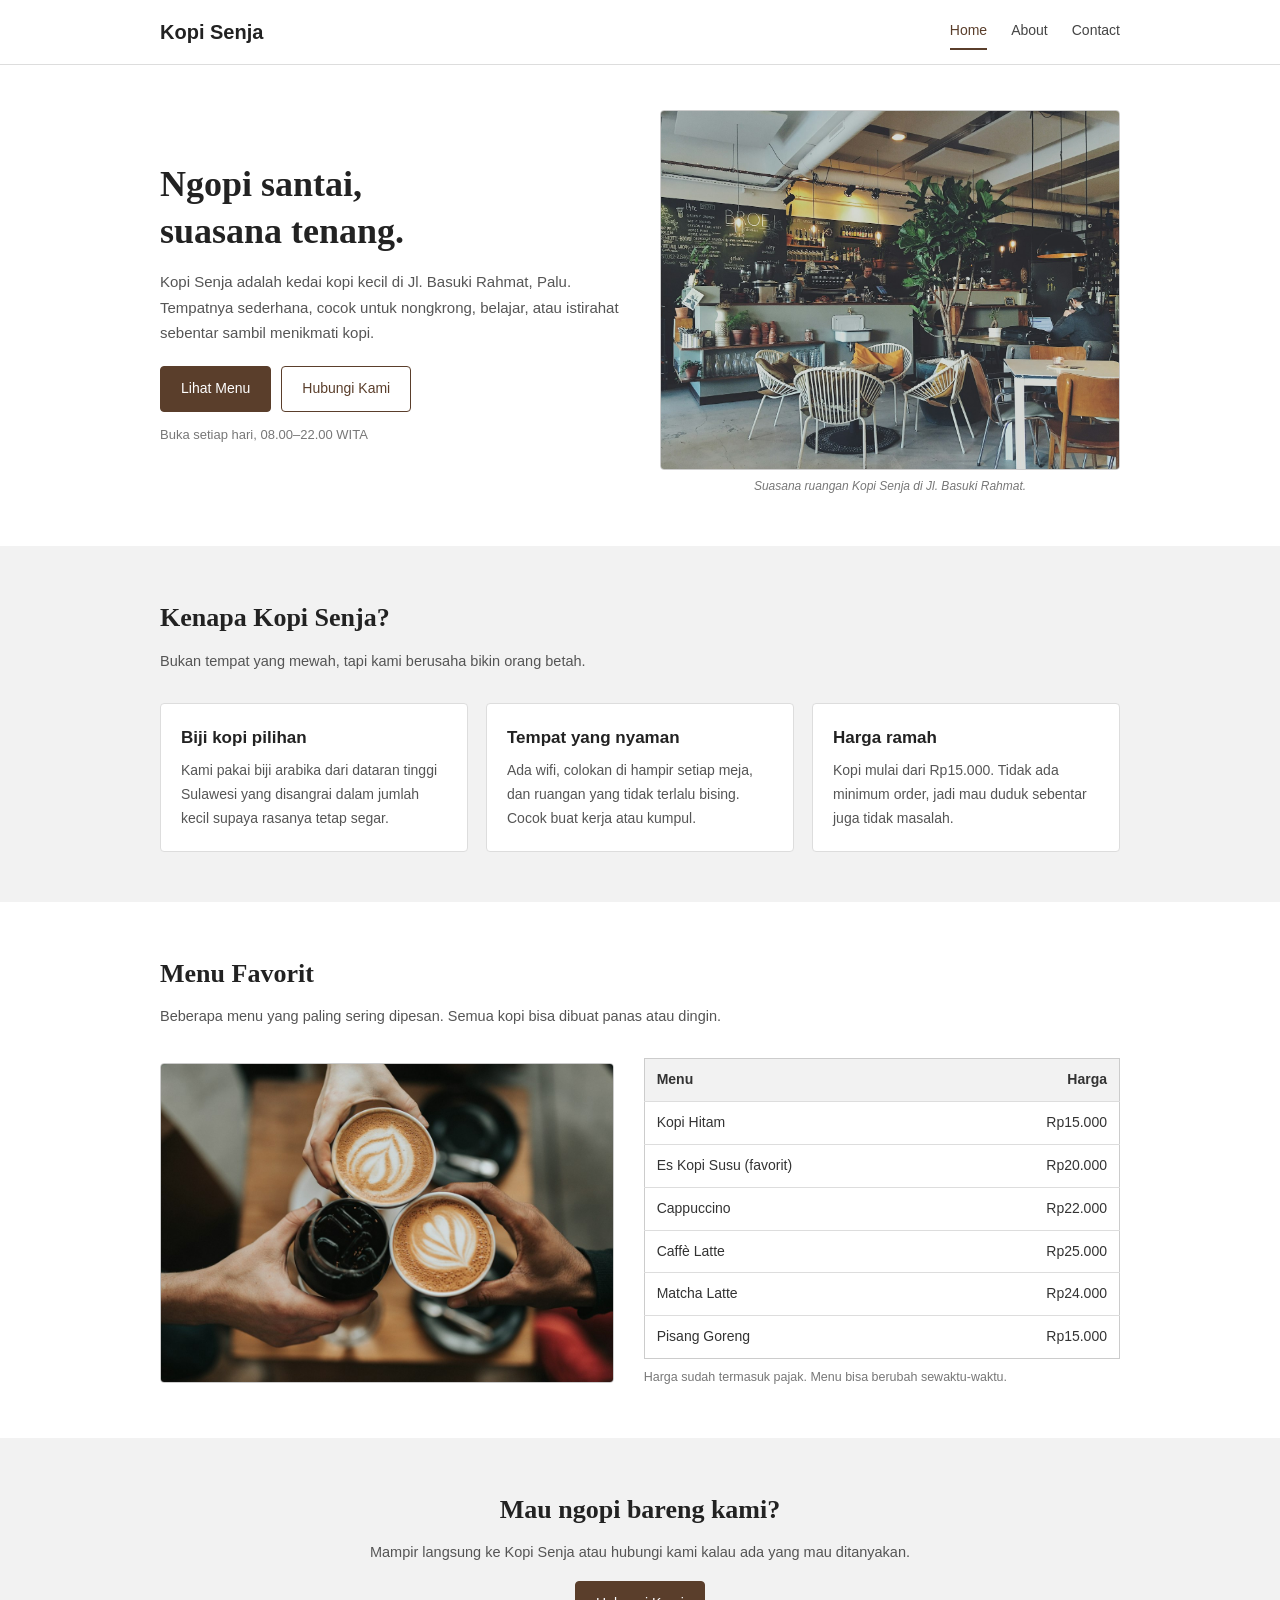
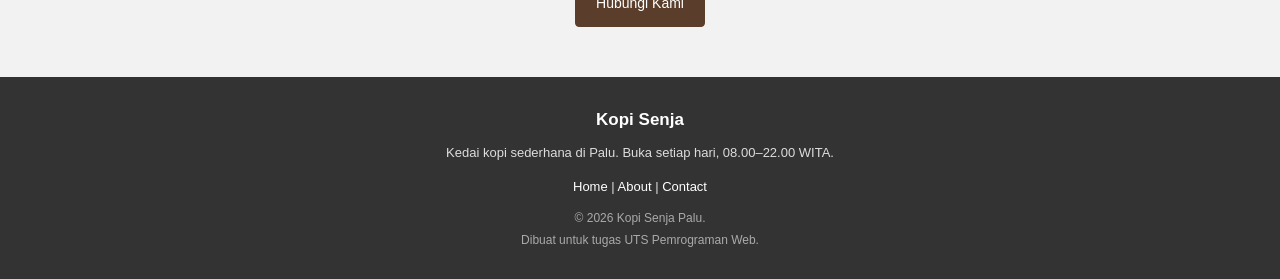
<file: index.html>
<!DOCTYPE html>
<html lang="id">
<head>
  <meta charset="UTF-8">
  <meta name="viewport" content="width=device-width, initial-scale=1.0">
  <title>Kopi Senja Palu | Ngopi Santai, Suasana Tenang</title>
  <meta name="description" content="Kopi Senja adalah kedai kopi sederhana di Palu dengan suasana nyaman dan harga yang ramah.">
  <link rel="stylesheet" href="css/style.css">
</head>
<body>

  <header class="header">
    <div class="container nav-wrap">
      <a href="index.html" class="logo">Kopi Senja</a>

      <button class="nav-toggle" id="navToggle" type="button" aria-label="Buka menu" aria-expanded="false">
        <span></span>
        <span></span>
        <span></span>
      </button>

      <nav class="nav" id="navMenu">
        <a href="index.html" class="active">Home</a>
        <a href="about.html">About</a>
        <a href="contact.html">Contact</a>
      </nav>
    </div>
  </header>

  <main>
    <section class="hero">
      <div class="container hero-grid">
        <div class="hero-text">
          <h1>Ngopi santai,<br>suasana tenang.</h1>
          <p class="hero-desc">Kopi Senja adalah kedai kopi kecil di Jl. Basuki Rahmat, Palu. Tempatnya sederhana, cocok untuk nongkrong, belajar, atau istirahat sebentar sambil menikmati kopi.</p>

          <div class="hero-buttons">
            <a href="#menu" class="btn btn-primary">Lihat Menu</a>
            <a href="contact.html" class="btn btn-outline">Hubungi Kami</a>
          </div>

          <p class="hero-note">Buka setiap hari, 08.00–22.00 WITA</p>
        </div>

        <div class="hero-image">
          <img src="images/hero.jpg" alt="Suasana ruangan Kopi Senja di Palu">
          <p class="hero-caption">Suasana ruangan Kopi Senja di Jl. Basuki Rahmat.</p>
        </div>
      </div>
    </section>

    <section class="section section-gray">
      <div class="container">
        <div class="section-head">
          <h2>Kenapa Kopi Senja?</h2>
          <p>Bukan tempat yang mewah, tapi kami berusaha bikin orang betah.</p>
        </div>

        <div class="features">
          <div class="feature-card">
            <h3>Biji kopi pilihan</h3>
            <p>Kami pakai biji arabika dari dataran tinggi Sulawesi yang disangrai dalam jumlah kecil supaya rasanya tetap segar.</p>
          </div>

          <div class="feature-card">
            <h3>Tempat yang nyaman</h3>
            <p>Ada wifi, colokan di hampir setiap meja, dan ruangan yang tidak terlalu bising. Cocok buat kerja atau kumpul.</p>
          </div>

          <div class="feature-card">
            <h3>Harga ramah</h3>
            <p>Kopi mulai dari Rp15.000. Tidak ada minimum order, jadi mau duduk sebentar juga tidak masalah.</p>
          </div>
        </div>
      </div>
    </section>

    <section class="section" id="menu">
      <div class="container">
        <div class="section-head">
          <h2>Menu Favorit</h2>
          <p>Beberapa menu yang paling sering dipesan. Semua kopi bisa dibuat panas atau dingin.</p>
        </div>

        <div class="menu-grid">
          <div class="menu-image">
            <img src="images/menu.jpg" alt="Tiga orang menikmati kopi bersama di Kopi Senja">
          </div>

          <div>
            <table class="menu-table">
              <thead>
                <tr>
                  <th>Menu</th>
                  <th>Harga</th>
                </tr>
              </thead>
              <tbody>
                <tr>
                  <td>Kopi Hitam</td>
                  <td>Rp15.000</td>
                </tr>
                <tr>
                  <td>Es Kopi Susu (favorit)</td>
                  <td>Rp20.000</td>
                </tr>
                <tr>
                  <td>Cappuccino</td>
                  <td>Rp22.000</td>
                </tr>
                <tr>
                  <td>Caffè Latte</td>
                  <td>Rp25.000</td>
                </tr>
                <tr>
                  <td>Matcha Latte</td>
                  <td>Rp24.000</td>
                </tr>
                <tr>
                  <td>Pisang Goreng</td>
                  <td>Rp15.000</td>
                </tr>
              </tbody>
            </table>
            <p class="menu-note">Harga sudah termasuk pajak. Menu bisa berubah sewaktu-waktu.</p>
          </div>
        </div>
      </div>
    </section>

    <section class="section cta-simple">
      <div class="container">
        <h2>Mau ngopi bareng kami?</h2>
        <p>Mampir langsung ke Kopi Senja atau hubungi kami kalau ada yang mau ditanyakan.</p>
        <a href="contact.html" class="btn btn-primary">Hubungi Kami</a>
      </div>
    </section>
  </main>

  <footer class="footer">
    <div class="container">
      <p class="footer-brand">Kopi Senja</p>
      <p>Kedai kopi sederhana di Palu. Buka setiap hari, 08.00–22.00 WITA.</p>
      <p class="footer-links">
        <a href="index.html">Home</a> |
        <a href="about.html">About</a> |
        <a href="contact.html">Contact</a>
      </p>
      <p class="footer-copy">&copy; <span id="year">2026</span> Kopi Senja Palu.</p>
      <p class="footer-copy">Dibuat untuk tugas UTS Pemrograman Web.</p>
    </div>
  </footer>

  <script src="js/script.js"></script>
</body>
</html>
</file>
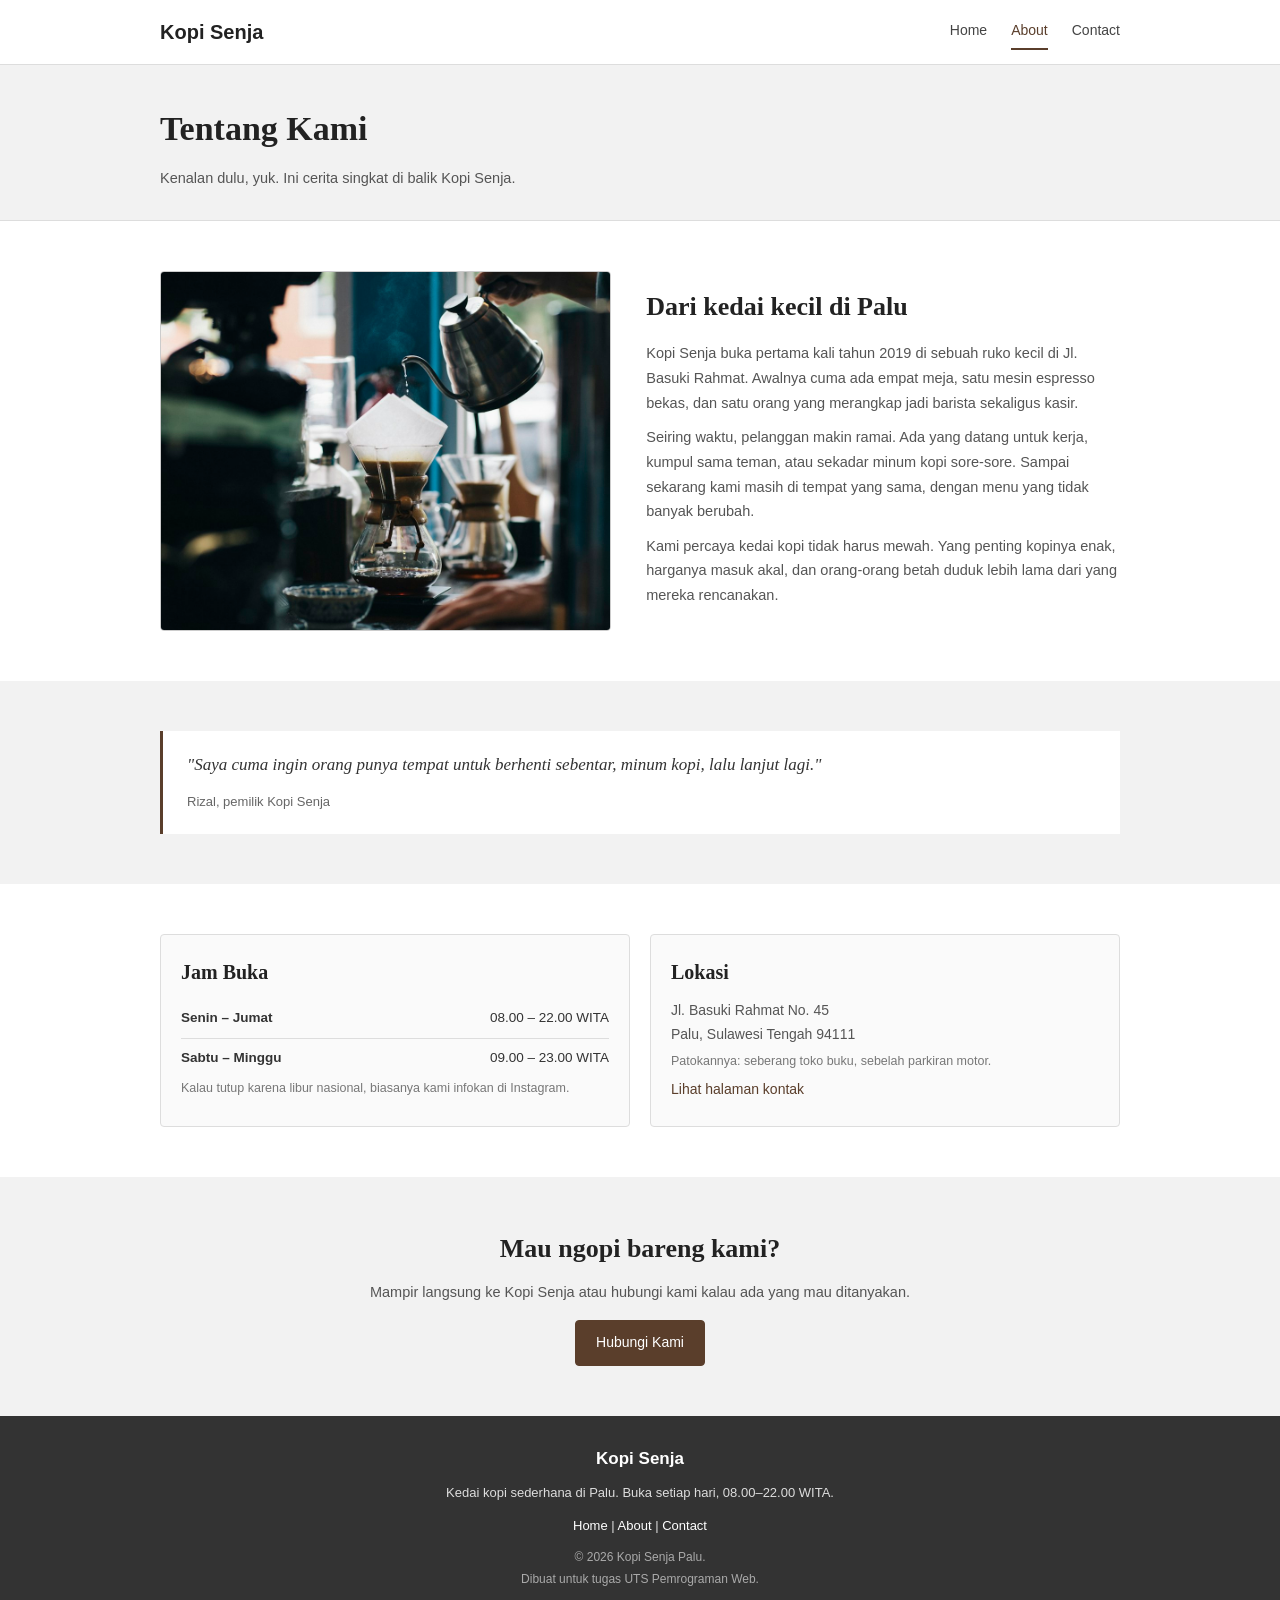
<file: about.html>
<!DOCTYPE html>
<html lang="id">
<head>
  <meta charset="UTF-8">
  <meta name="viewport" content="width=device-width, initial-scale=1.0">
  <title>Tentang Kami | Kopi Senja Palu</title>
  <meta name="description" content="Cerita singkat Kopi Senja, kedai kopi sederhana di Palu.">
  <link rel="stylesheet" href="css/style.css">
</head>
<body>

  <header class="header">
    <div class="container nav-wrap">
      <a href="index.html" class="logo">Kopi Senja</a>

      <button class="nav-toggle" id="navToggle" type="button" aria-label="Buka menu" aria-expanded="false">
        <span></span>
        <span></span>
        <span></span>
      </button>

      <nav class="nav" id="navMenu">
        <a href="index.html">Home</a>
        <a href="about.html" class="active">About</a>
        <a href="contact.html">Contact</a>
      </nav>
    </div>
  </header>

  <main>
    <section class="page-header">
      <div class="container">
        <h1>Tentang Kami</h1>
        <p>Kenalan dulu, yuk. Ini cerita singkat di balik Kopi Senja.</p>
      </div>
    </section>

    <section class="section">
      <div class="container story-grid">
        <div class="story-image">
          <img src="images/about.jpg" alt="Barista Kopi Senja sedang menyeduh kopi manual">
        </div>

        <div class="story-text">
          <h2>Dari kedai kecil di Palu</h2>
          <p>Kopi Senja buka pertama kali tahun 2019 di sebuah ruko kecil di Jl. Basuki Rahmat. Awalnya cuma ada empat meja, satu mesin espresso bekas, dan satu orang yang merangkap jadi barista sekaligus kasir.</p>
          <p>Seiring waktu, pelanggan makin ramai. Ada yang datang untuk kerja, kumpul sama teman, atau sekadar minum kopi sore-sore. Sampai sekarang kami masih di tempat yang sama, dengan menu yang tidak banyak berubah.</p>
          <p>Kami percaya kedai kopi tidak harus mewah. Yang penting kopinya enak, harganya masuk akal, dan orang-orang betah duduk lebih lama dari yang mereka rencanakan.</p>
        </div>
      </div>
    </section>

    <section class="section section-gray">
      <div class="container">
        <div class="quote-box">
          <p>"Saya cuma ingin orang punya tempat untuk berhenti sebentar, minum kopi, lalu lanjut lagi."</p>
          <span>Rizal, pemilik Kopi Senja</span>
        </div>
      </div>
    </section>

    <section class="section">
      <div class="container">
        <div class="info-grid">
          <div class="info-card">
            <h2>Jam Buka</h2>
            <table>
              <tbody>
                <tr>
                  <th>Senin – Jumat</th>
                  <td>08.00 – 22.00 WITA</td>
                </tr>
                <tr>
                  <th>Sabtu – Minggu</th>
                  <td>09.00 – 23.00 WITA</td>
                </tr>
              </tbody>
            </table>
            <p class="info-note">Kalau tutup karena libur nasional, biasanya kami infokan di Instagram.</p>
          </div>

          <div class="info-card">
            <h2>Lokasi</h2>
            <p>Jl. Basuki Rahmat No. 45<br>Palu, Sulawesi Tengah 94111</p>
            <p class="info-note">Patokannya: seberang toko buku, sebelah parkiran motor.</p>
            <p><a href="contact.html">Lihat halaman kontak</a></p>
          </div>
        </div>
      </div>
    </section>

    <section class="section cta-simple">
      <div class="container">
        <h2>Mau ngopi bareng kami?</h2>
        <p>Mampir langsung ke Kopi Senja atau hubungi kami kalau ada yang mau ditanyakan.</p>
        <a href="contact.html" class="btn btn-primary">Hubungi Kami</a>
      </div>
    </section>
  </main>

  <footer class="footer">
    <div class="container">
      <p class="footer-brand">Kopi Senja</p>
      <p>Kedai kopi sederhana di Palu. Buka setiap hari, 08.00–22.00 WITA.</p>
      <p class="footer-links">
        <a href="index.html">Home</a> |
        <a href="about.html">About</a> |
        <a href="contact.html">Contact</a>
      </p>
      <p class="footer-copy">&copy; <span id="year">2026</span> Kopi Senja Palu.</p>
      <p class="footer-copy">Dibuat untuk tugas UTS Pemrograman Web.</p>
    </div>
  </footer>

  <script src="js/script.js"></script>
</body>
</html>
</file>
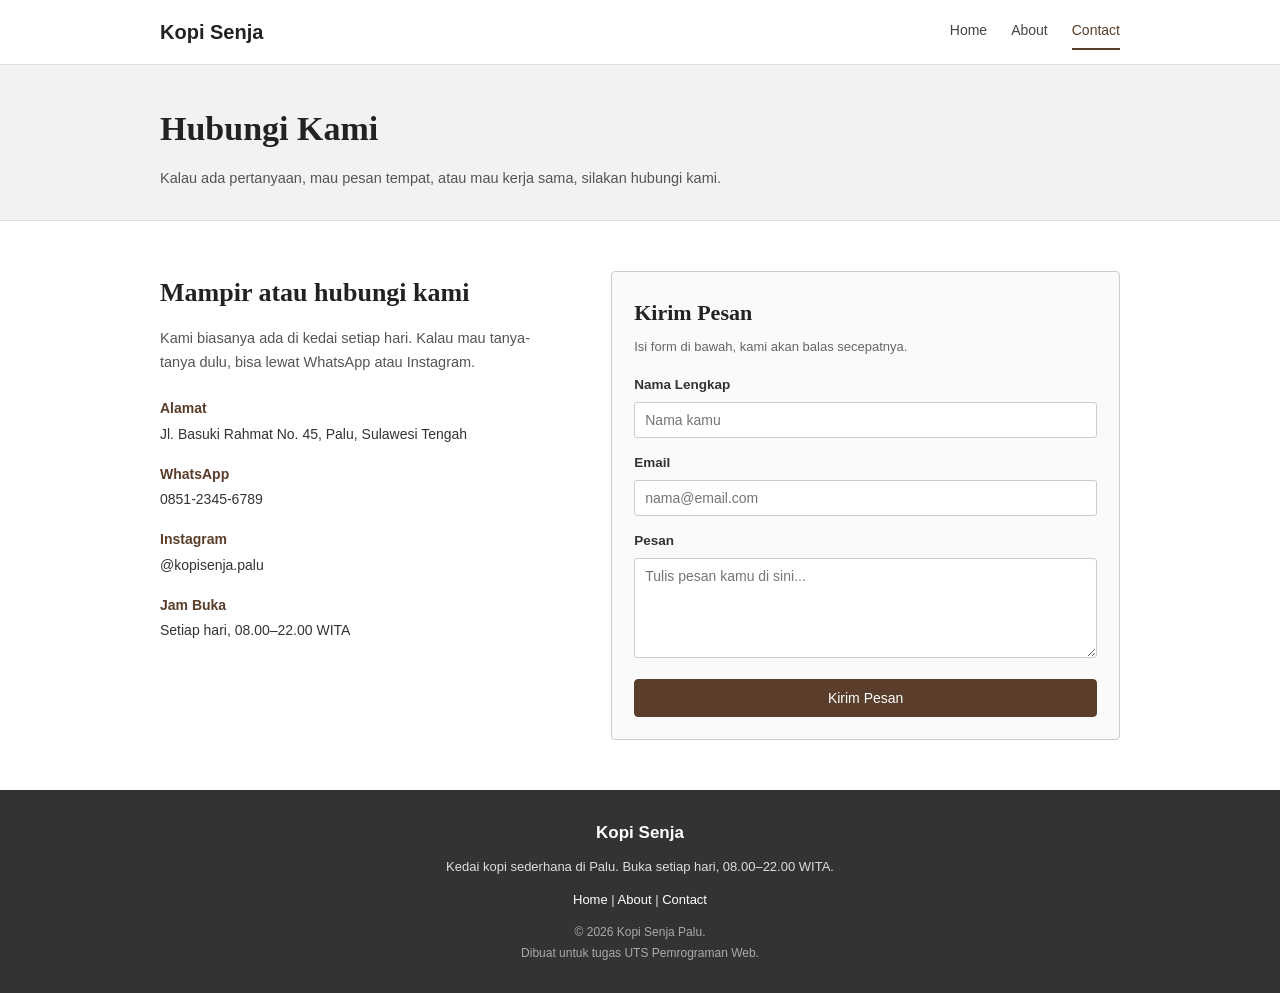
<file: contact.html>
<!DOCTYPE html>
<html lang="id">
<head>
  <meta charset="UTF-8">
  <meta name="viewport" content="width=device-width, initial-scale=1.0">
  <title>Hubungi Kami | Kopi Senja Palu</title>
  <meta name="description" content="Hubungi Kopi Senja di Palu lewat WhatsApp, Instagram, atau form kontak.">
  <link rel="stylesheet" href="css/style.css">
</head>
<body>

  <header class="header">
    <div class="container nav-wrap">
      <a href="index.html" class="logo">Kopi Senja</a>

      <button class="nav-toggle" id="navToggle" type="button" aria-label="Buka menu" aria-expanded="false">
        <span></span>
        <span></span>
        <span></span>
      </button>

      <nav class="nav" id="navMenu">
        <a href="index.html">Home</a>
        <a href="about.html">About</a>
        <a href="contact.html" class="active">Contact</a>
      </nav>
    </div>
  </header>

  <main>
    <section class="page-header">
      <div class="container">
        <h1>Hubungi Kami</h1>
        <p>Kalau ada pertanyaan, mau pesan tempat, atau mau kerja sama, silakan hubungi kami.</p>
      </div>
    </section>

    <section class="section">
      <div class="container contact-grid">
        <div class="contact-info">
          <h2>Mampir atau hubungi kami</h2>
          <p>Kami biasanya ada di kedai setiap hari. Kalau mau tanya-tanya dulu, bisa lewat WhatsApp atau Instagram.</p>

          <div class="contact-item">
            <h3>Alamat</h3>
            <p>Jl. Basuki Rahmat No. 45, Palu, Sulawesi Tengah</p>
          </div>

          <div class="contact-item">
            <h3>WhatsApp</h3>
            <p><a href="https://wa.me/6285123456789">0851-2345-6789</a></p>
          </div>

          <div class="contact-item">
            <h3>Instagram</h3>
            <p><a href="https://instagram.com/kopisenja.palu">@kopisenja.palu</a></p>
          </div>

          <div class="contact-item">
            <h3>Jam Buka</h3>
            <p>Setiap hari, 08.00–22.00 WITA</p>
          </div>
        </div>

        <div class="form-card">
          <h2>Kirim Pesan</h2>
          <p>Isi form di bawah, kami akan balas secepatnya.</p>

          <form id="contactForm">
            <div class="form-group">
              <label for="nama">Nama Lengkap</label>
              <input type="text" id="nama" name="nama" placeholder="Nama kamu" required>
            </div>

            <div class="form-group">
              <label for="email">Email</label>
              <input type="email" id="email" name="email" placeholder="nama@email.com" required>
            </div>

            <div class="form-group">
              <label for="pesan">Pesan</label>
              <textarea id="pesan" name="pesan" rows="5" placeholder="Tulis pesan kamu di sini..." required></textarea>
            </div>

            <button type="submit" class="btn btn-primary">Kirim Pesan</button>
          </form>
        </div>
      </div>
    </section>
  </main>

  <footer class="footer">
    <div class="container">
      <p class="footer-brand">Kopi Senja</p>
      <p>Kedai kopi sederhana di Palu. Buka setiap hari, 08.00–22.00 WITA.</p>
      <p class="footer-links">
        <a href="index.html">Home</a> |
        <a href="about.html">About</a> |
        <a href="contact.html">Contact</a>
      </p>
      <p class="footer-copy">&copy; <span id="year">2026</span> Kopi Senja Palu.</p>
      <p class="footer-copy">Dibuat untuk tugas UTS Pemrograman Web.</p>
    </div>
  </footer>

  <script src="js/script.js"></script>
</body>
</html>
</file>
<file: css/style.css>
* {
  margin: 0;
  padding: 0;
  box-sizing: border-box;
}

html {
  scroll-behavior: smooth;
  scroll-padding-top: 70px;
}

body {
  font-family: Arial, Helvetica, sans-serif;
  background-color: #ffffff;
  color: #333333;
  font-size: 15px;
  line-height: 1.7;
}

h1,
h2 {
  font-family: Georgia, "Times New Roman", serif;
}

img {
  display: block;
  max-width: 100%;
}

a {
  color: inherit;
  text-decoration: none;
}

button,
input,
textarea {
  font-family: inherit;
}

.container {
  max-width: 1000px;
  margin: 0 auto;
  padding: 0 20px;
}

.header {
  background-color: #ffffff;
  border-bottom: 1px solid #dddddd;
  position: sticky;
  top: 0;
  z-index: 10;
}

.nav-wrap {
  height: 64px;
  display: flex;
  align-items: center;
  justify-content: space-between;
}

.logo {
  font-size: 20px;
  font-weight: bold;
  color: #222222;
}

.nav {
  display: flex;
  gap: 24px;
}

.nav a {
  font-size: 14px;
  color: #444444;
  padding: 5px 0;
  border-bottom: 2px solid transparent;
}

.nav a:hover {
  color: #5a3e2b;
}

.nav a.active {
  color: #5a3e2b;
  border-bottom: 2px solid #5a3e2b;
}

.nav-toggle {
  display: none;
  width: 38px;
  height: 34px;
  padding: 8px;
  background-color: #ffffff;
  border: 1px solid #cccccc;
  border-radius: 3px;
  cursor: pointer;
}

.nav-toggle span {
  display: block;
  height: 2px;
  background-color: #333333;
}

.nav-toggle span + span {
  margin-top: 5px;
}

.nav-toggle.open span:nth-child(1) {
  transform: translateY(7px) rotate(45deg);
}

.nav-toggle.open span:nth-child(2) {
  opacity: 0;
}

.nav-toggle.open span:nth-child(3) {
  transform: translateY(-7px) rotate(-45deg);
}

.btn {
  display: inline-block;
  padding: 10px 20px;
  background-color: #5a3e2b;
  border: 1px solid #5a3e2b;
  border-radius: 4px;
  color: #ffffff;
  font-size: 14px;
  white-space: nowrap;
  cursor: pointer;
}

.btn:hover {
  background-color: #432d1e;
  border-color: #432d1e;
}

.btn-outline {
  background-color: #ffffff;
  color: #5a3e2b;
}

.btn-outline:hover {
  background-color: #5a3e2b;
  color: #ffffff;
}

.hero {
  padding: 45px 0 50px;
}

.hero-grid {
  display: grid;
  grid-template-columns: 1fr 1fr;
  gap: 40px;
  align-items: center;
}

.hero-text h1 {
  font-size: 36px;
  line-height: 1.3;
  color: #222222;
  margin-bottom: 15px;
}

.hero-desc {
  max-width: 470px;
  color: #555555;
}

.hero-buttons {
  display: flex;
  flex-wrap: wrap;
  gap: 10px;
  margin-top: 20px;
}

.hero-note {
  margin-top: 12px;
  font-size: 13px;
  color: #777777;
}

.hero-image img {
  width: 100%;
  height: 360px;
  object-fit: cover;
  border: 1px solid #cccccc;
  border-radius: 4px;
}

.hero-caption {
  margin-top: 6px;
  font-size: 12px;
  font-style: italic;
  text-align: center;
  color: #777777;
}

.section {
  padding: 50px 0;
}

.section-gray {
  background-color: #f2f2f2;
}

.section-head {
  max-width: 600px;
  margin-bottom: 30px;
}

.section-head h2 {
  font-size: 26px;
  color: #222222;
  margin-bottom: 8px;
}

.section-head p {
  font-size: 14.5px;
  color: #555555;
}

#menu {
  scroll-margin-top: 70px;
}

.features {
  display: grid;
  grid-template-columns: repeat(3, 1fr);
  gap: 18px;
}

.feature-card {
  background-color: #ffffff;
  border: 1px solid #dddddd;
  border-radius: 4px;
  padding: 20px;
}

.feature-card h3 {
  font-size: 17px;
  color: #222222;
  margin-bottom: 6px;
}

.feature-card p {
  font-size: 14px;
  color: #555555;
}

.menu-grid {
  display: grid;
  grid-template-columns: 1fr 1.05fr;
  gap: 30px;
  align-items: center;
}

.menu-image img {
  width: 100%;
  height: 320px;
  object-fit: cover;
  border: 1px solid #cccccc;
  border-radius: 4px;
}

.menu-table {
  width: 100%;
  border-collapse: collapse;
  background-color: #ffffff;
  border: 1px solid #cccccc;
  font-size: 14px;
}

.menu-table th,
.menu-table td {
  padding: 9px 12px;
  border-bottom: 1px solid #dddddd;
  text-align: left;
}

.menu-table th {
  background-color: #f2f2f2;
}

.menu-table th:last-child,
.menu-table td:last-child {
  text-align: right;
}

.menu-table tr:last-child td {
  border-bottom: none;
}

.menu-note {
  margin-top: 8px;
  font-size: 12.5px;
  color: #777777;
}

.cta-simple {
  background-color: #f2f2f2;
  text-align: center;
}

.cta-simple h2 {
  font-size: 26px;
  color: #222222;
  margin-bottom: 8px;
}

.cta-simple p {
  max-width: 600px;
  margin: 0 auto;
  font-size: 14.5px;
  color: #555555;
}

.cta-simple .btn {
  margin-top: 16px;
}

.footer {
  padding: 28px 0;
  background-color: #333333;
  color: #dddddd;
  text-align: center;
}

.footer p {
  font-size: 13px;
  line-height: 1.8;
}

.footer .footer-brand {
  margin-bottom: 6px;
  color: #ffffff;
  font-size: 17px;
  font-weight: bold;
}

.footer-links {
  margin: 10px 0;
}

.footer-links a {
  color: #ffffff;
}

.footer-links a:hover {
  text-decoration: underline;
}

.footer .footer-copy {
  font-size: 12px;
  color: #aaaaaa;
}

.page-header {
  padding: 35px 0 30px;
  background-color: #f2f2f2;
  border-bottom: 1px solid #dddddd;
}

.page-header h1 {
  font-size: 34px;
  color: #222222;
  margin-bottom: 8px;
}

.page-header p {
  max-width: 600px;
  font-size: 14.5px;
  color: #555555;
}

.story-grid {
  display: grid;
  grid-template-columns: 1fr 1.05fr;
  gap: 35px;
  align-items: center;
}

.story-image img {
  width: 100%;
  height: 360px;
  object-fit: cover;
  border: 1px solid #cccccc;
  border-radius: 4px;
}

.story-text h2 {
  font-size: 26px;
  color: #222222;
  margin-bottom: 12px;
}

.story-text p {
  margin-bottom: 10px;
  font-size: 14.5px;
  color: #555555;
}

.quote-box {
  padding: 20px 24px;
  background-color: #ffffff;
  border-left: 3px solid #5a3e2b;
}

.quote-box p {
  margin-bottom: 8px;
  font-family: Georgia, "Times New Roman", serif;
  font-size: 17px;
  font-style: italic;
  color: #333333;
}

.quote-box span {
  font-size: 13px;
  color: #666666;
}

.info-grid {
  display: grid;
  grid-template-columns: 1fr 1fr;
  gap: 20px;
}

.info-card {
  padding: 20px;
  background-color: #fafafa;
  border: 1px solid #dddddd;
  border-radius: 4px;
}

.info-card h2 {
  font-size: 20px;
  color: #222222;
  margin-bottom: 10px;
}

.info-card p {
  margin-bottom: 5px;
  font-size: 14px;
  color: #555555;
}

.info-card a {
  color: #5a3e2b;
}

.info-card a:hover {
  text-decoration: underline;
}

.info-card .info-note {
  font-size: 12.5px;
  color: #777777;
}

.info-card table {
  width: 100%;
  border-collapse: collapse;
  font-size: 13.5px;
}

.info-card th,
.info-card td {
  padding: 8px 0;
  border-bottom: 1px solid #dddddd;
  text-align: left;
}

.info-card th {
  color: #333333;
}

.info-card td {
  color: #333333;
  text-align: right;
}

.info-card tr:last-child th,
.info-card tr:last-child td {
  border-bottom: none;
}

.contact-grid {
  display: grid;
  grid-template-columns: 0.9fr 1.1fr;
  gap: 35px;
  align-items: start;
}

.contact-info h2 {
  font-size: 26px;
  color: #222222;
  margin-bottom: 10px;
}

.contact-info > p {
  max-width: 400px;
  margin-bottom: 22px;
  font-size: 14.5px;
  color: #555555;
}

.contact-item {
  margin-bottom: 16px;
}

.contact-item h3 {
  margin-bottom: 2px;
  font-size: 14px;
  color: #5a3e2b;
}

.contact-item p,
.contact-item a {
  font-size: 14px;
  color: #333333;
}

.contact-item a:hover {
  text-decoration: underline;
}

.form-card {
  padding: 22px;
  background-color: #fafafa;
  border: 1px solid #cccccc;
  border-radius: 4px;
}

.form-card h2 {
  font-size: 22px;
  color: #222222;
  margin-bottom: 4px;
}

.form-card > p {
  margin-bottom: 16px;
  font-size: 13px;
  color: #666666;
}

.form-group {
  margin-bottom: 14px;
}

.form-group label {
  display: block;
  margin-bottom: 5px;
  font-size: 13.5px;
  font-weight: bold;
  color: #333333;
}

.form-group input,
.form-group textarea {
  width: 100%;
  padding: 9px 10px;
  background-color: #ffffff;
  border: 1px solid #cccccc;
  border-radius: 3px;
  font-size: 14px;
  color: #333333;
}

.form-group input:focus,
.form-group textarea:focus {
  outline: 1px solid #5a3e2b;
  border-color: #5a3e2b;
}

.form-group textarea {
  resize: vertical;
}

.form-card .btn {
  width: 100%;
}

@media (min-width: 768px) and (max-width: 1024px) {
  .hero {
    padding: 40px 0 45px;
  }

  .hero-grid {
    gap: 28px;
  }

  .hero-text h1 {
    font-size: 32px;
  }

  .hero-desc {
    font-size: 14px;
  }

  .hero-image img {
    height: 300px;
  }

  .section {
    padding: 45px 0;
  }

  .section-head h2 {
    font-size: 24px;
  }

  .features {
    gap: 15px;
  }

  .feature-card {
    padding: 18px;
  }

  .feature-card h3 {
    font-size: 16px;
  }

  .feature-card p {
    font-size: 13.5px;
  }

  .menu-grid {
    gap: 25px;
  }

  .menu-image img {
    height: 280px;
  }

  .menu-table {
    font-size: 13.5px;
  }

  .menu-table th,
  .menu-table td {
    padding: 8px 10px;
  }

  .cta-simple h2 {
    font-size: 24px;
  }

  .page-header h1 {
    font-size: 30px;
  }

  .story-grid {
    gap: 28px;
  }

  .story-image img {
    height: 300px;
  }

  .story-text h2 {
    font-size: 24px;
  }

  .story-text p {
    font-size: 14px;
  }

  .quote-box p {
    font-size: 16px;
  }

  .info-card {
    padding: 18px;
  }

  .contact-grid {
    gap: 28px;
  }

  .contact-info h2 {
    font-size: 24px;
  }

  .form-card {
    padding: 20px;
  }
}

@media (max-width: 767px) {
  .nav-toggle {
    display: block;
  }

  .nav {
    display: none;
    position: absolute;
    top: 100%;
    left: 0;
    right: 0;
    flex-direction: column;
    gap: 0;
    padding: 5px 20px 12px;
    background-color: #ffffff;
    border-bottom: 1px solid #dddddd;
  }

  .nav.show {
    display: flex;
  }

  .nav a {
    padding: 10px 0;
    border-bottom: 1px solid #eeeeee;
  }

  .nav a:last-child {
    border-bottom: none;
  }

  .nav a:hover,
  .nav a.active {
    border-bottom-color: #eeeeee;
  }

  .hero {
    padding: 35px 0 40px;
  }

  .hero-grid,
  .menu-grid,
  .story-grid,
  .contact-grid {
    grid-template-columns: 1fr;
    gap: 25px;
  }

  .hero-text h1 {
    font-size: 30px;
  }

  .hero-image img {
    height: 240px;
  }

  .section {
    padding: 40px 0;
  }

  .section-head {
    margin-bottom: 25px;
  }

  .section-head h2 {
    font-size: 23px;
  }

  .features {
    grid-template-columns: 1fr;
    gap: 15px;
  }

  .menu-image img {
    height: 240px;
  }

  .cta-simple h2 {
    font-size: 23px;
  }

  .page-header {
    padding: 30px 0 25px;
  }

  .page-header h1 {
    font-size: 28px;
  }

  .story-image img {
    height: 240px;
  }

  .story-text h2 {
    font-size: 23px;
  }

  .info-grid {
    grid-template-columns: 1fr;
  }

  .contact-info h2 {
    font-size: 23px;
  }
}

@media (max-width: 480px) {
  .container {
    padding: 0 16px;
  }

  .nav {
    padding-left: 16px;
    padding-right: 16px;
  }

  .hero-text h1 {
    font-size: 27px;
  }

  .hero-image img {
    height: 210px;
  }

  .menu-table {
    font-size: 13px;
  }

  .menu-table th,
  .menu-table td {
    padding: 7px 8px;
  }

  .form-card {
    padding: 18px;
  }

  .page-header h1 {
    font-size: 26px;
  }
}
</file>
